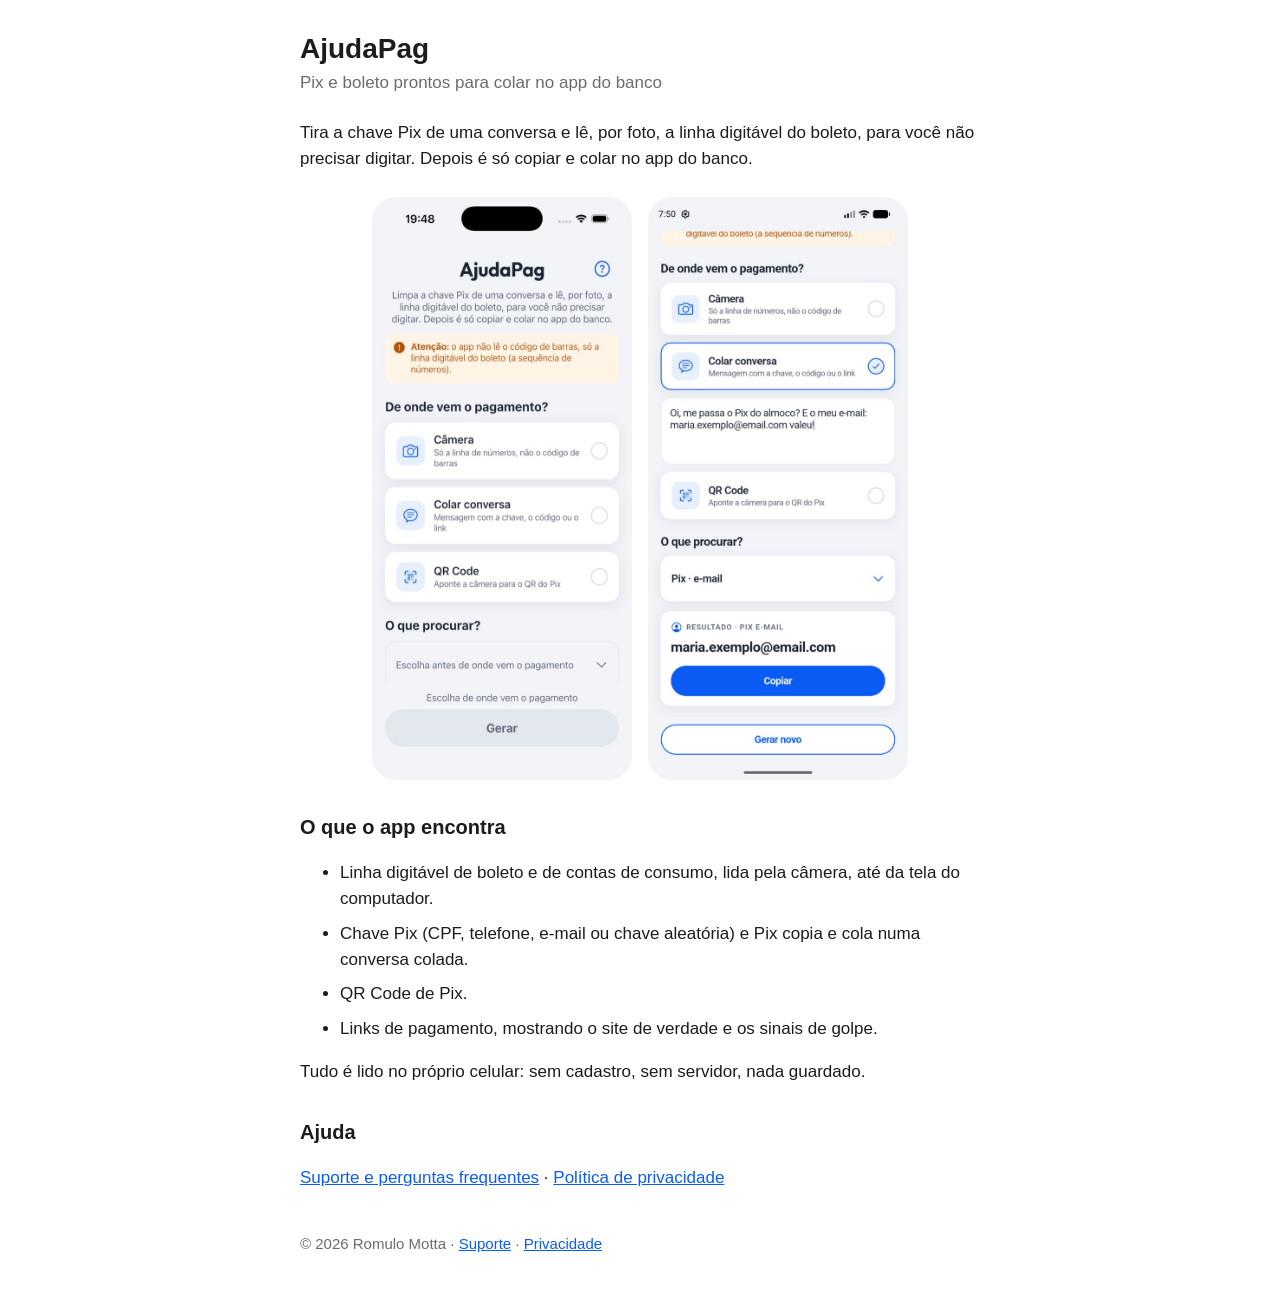
<file: index.html>
<!doctype html>
<html lang="pt-BR">
<head>
  <meta charset="utf-8">
  <meta name="viewport" content="width=device-width, initial-scale=1">
  <title>AjudaPag</title>
  <meta name="description" content="Tira a chave Pix, o Pix copia e cola ou a linha digitável do boleto de uma foto ou conversa, pronta para colar no app do banco.">
  <link rel="stylesheet" href="estilo.css">
</head>
<body>
<main>
  <h1>AjudaPag</h1>
  <p class="data">Pix e boleto prontos para colar no app do banco</p>

  <p>Tira a chave Pix de uma conversa e lê, por foto, a linha digitável do boleto, para você não precisar digitar. Depois é só copiar e colar no app do banco.</p>

  <div class="telas">
    <img src="img/inicio.jpg" width="600" height="1304" alt="Tela inicial do AjudaPag: escolha entre Câmera, Colar conversa e QR Code">
    <img src="img/resultado.jpg" width="600" height="1346" alt="Resultado de uma conversa colada: a chave Pix de e-mail pronta para copiar">
  </div>

  <h2>O que o app encontra</h2>
  <ul>
    <li>Linha digitável de boleto e de contas de consumo, lida pela câmera, até da tela do computador.</li>
    <li>Chave Pix (CPF, telefone, e-mail ou chave aleatória) e Pix copia e cola numa conversa colada.</li>
    <li>QR Code de Pix.</li>
    <li>Links de pagamento, mostrando o site de verdade e os sinais de golpe.</li>
  </ul>

  <p>Tudo é lido no próprio celular: sem cadastro, sem servidor, nada guardado.</p>

  <h2>Ajuda</h2>
  <p><a href="suporte.html">Suporte e perguntas frequentes</a> · <a href="privacidade.html">Política de privacidade</a></p>

  <footer>© 2026 Romulo Motta · <a href="suporte.html">Suporte</a> · <a href="privacidade.html">Privacidade</a></footer>
</main>
</body>
</html>
</file>
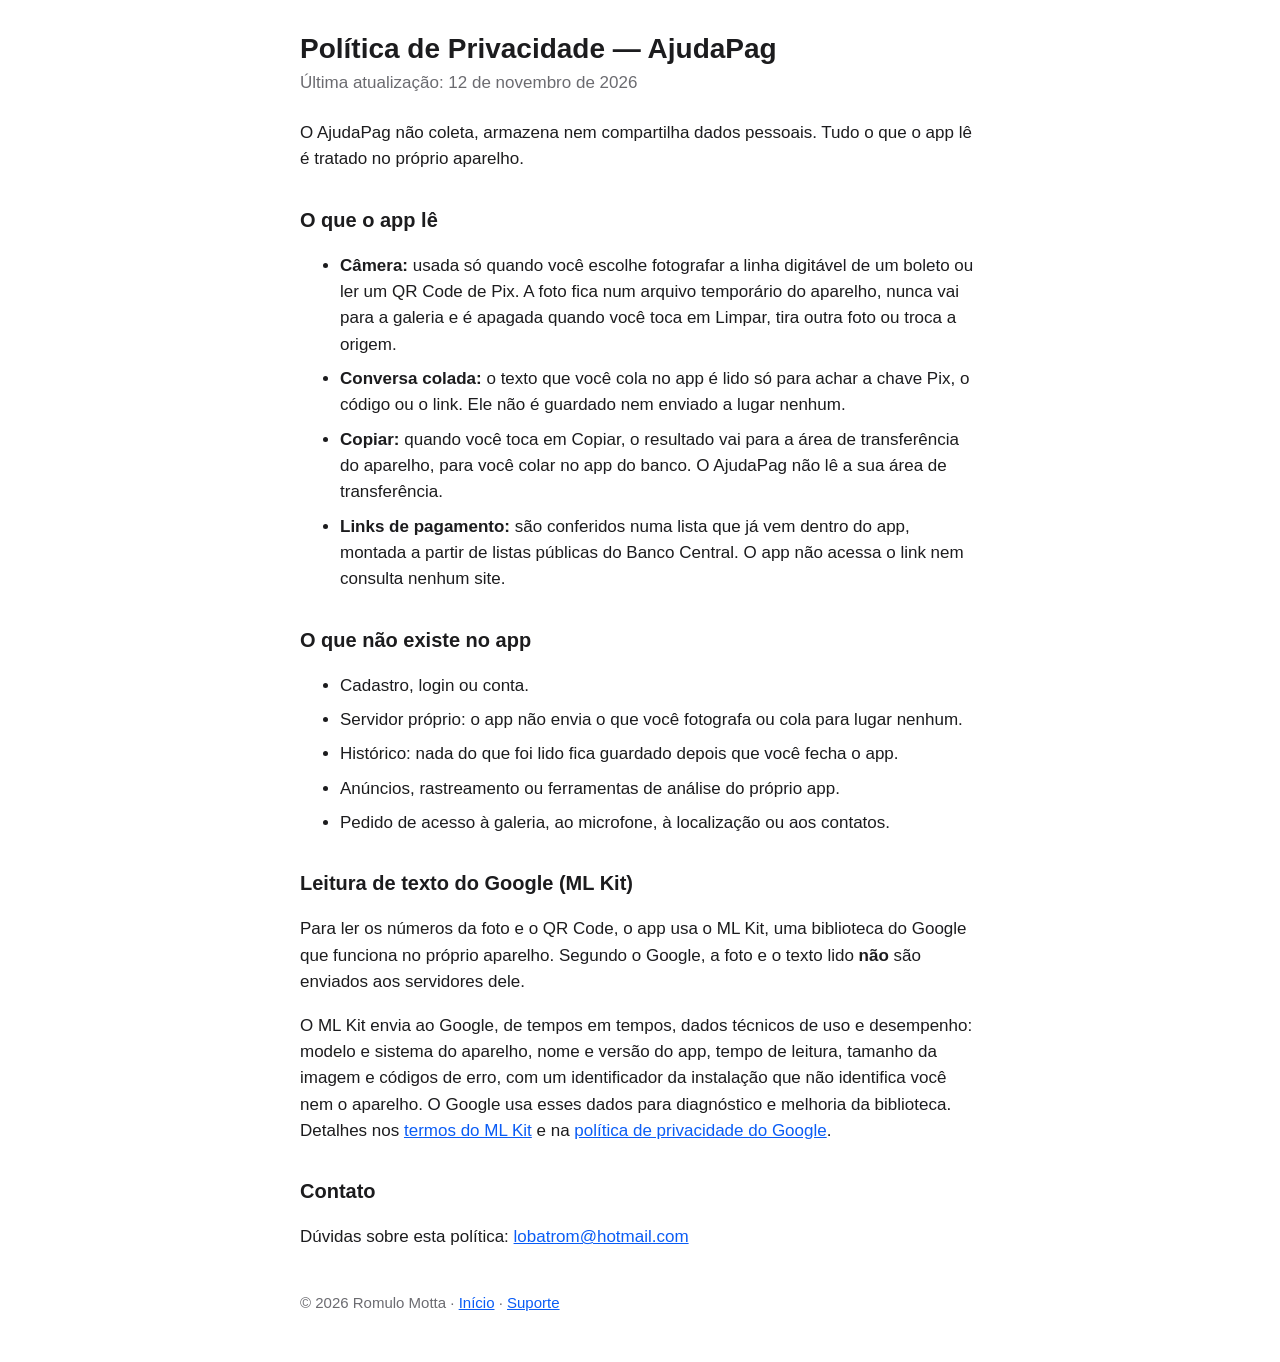
<file: privacidade.html>
<!doctype html>
<html lang="pt-BR">
<head>
  <meta charset="utf-8">
  <meta name="viewport" content="width=device-width, initial-scale=1">
  <title>Política de Privacidade — AjudaPag</title>
  <link rel="stylesheet" href="estilo.css">
</head>
<body>
<main>
  <h1>Política de Privacidade — AjudaPag</h1>
  <p class="data">Última atualização: 12 de novembro de 2026</p>

  <p>O AjudaPag não coleta, armazena nem compartilha dados pessoais. Tudo o que o app lê é tratado no próprio aparelho.</p>

  <h2>O que o app lê</h2>
  <ul>
    <li><strong>Câmera:</strong> usada só quando você escolhe fotografar a linha digitável de um boleto ou ler um QR Code de Pix. A foto fica num arquivo temporário do aparelho, nunca vai para a galeria e é apagada quando você toca em Limpar, tira outra foto ou troca a origem.</li>
    <li><strong>Conversa colada:</strong> o texto que você cola no app é lido só para achar a chave Pix, o código ou o link. Ele não é guardado nem enviado a lugar nenhum.</li>
    <li><strong>Copiar:</strong> quando você toca em Copiar, o resultado vai para a área de transferência do aparelho, para você colar no app do banco. O AjudaPag não lê a sua área de transferência.</li>
    <li><strong>Links de pagamento:</strong> são conferidos numa lista que já vem dentro do app, montada a partir de listas públicas do Banco Central. O app não acessa o link nem consulta nenhum site.</li>
  </ul>

  <h2>O que não existe no app</h2>
  <ul>
    <li>Cadastro, login ou conta.</li>
    <li>Servidor próprio: o app não envia o que você fotografa ou cola para lugar nenhum.</li>
    <li>Histórico: nada do que foi lido fica guardado depois que você fecha o app.</li>
    <li>Anúncios, rastreamento ou ferramentas de análise do próprio app.</li>
    <li>Pedido de acesso à galeria, ao microfone, à localização ou aos contatos.</li>
  </ul>

  <h2>Leitura de texto do Google (ML Kit)</h2>
  <p>Para ler os números da foto e o QR Code, o app usa o ML Kit, uma biblioteca do Google que funciona no próprio aparelho. Segundo o Google, a foto e o texto lido <strong>não</strong> são enviados aos servidores dele.</p>
  <p>O ML Kit envia ao Google, de tempos em tempos, dados técnicos de uso e desempenho: modelo e sistema do aparelho, nome e versão do app, tempo de leitura, tamanho da imagem e códigos de erro, com um identificador da instalação que não identifica você nem o aparelho. O Google usa esses dados para diagnóstico e melhoria da biblioteca. Detalhes nos <a href="https://developers.google.com/ml-kit/terms">termos do ML Kit</a> e na <a href="https://policies.google.com/privacy">política de privacidade do Google</a>.</p>

  <h2>Contato</h2>
  <p>Dúvidas sobre esta política: <a href="mailto:lobatrom@hotmail.com">lobatrom@hotmail.com</a></p>

  <footer>© 2026 Romulo Motta · <a href="index.html">Início</a> · <a href="suporte.html">Suporte</a></footer>
</main>
</body>
</html>
</file>
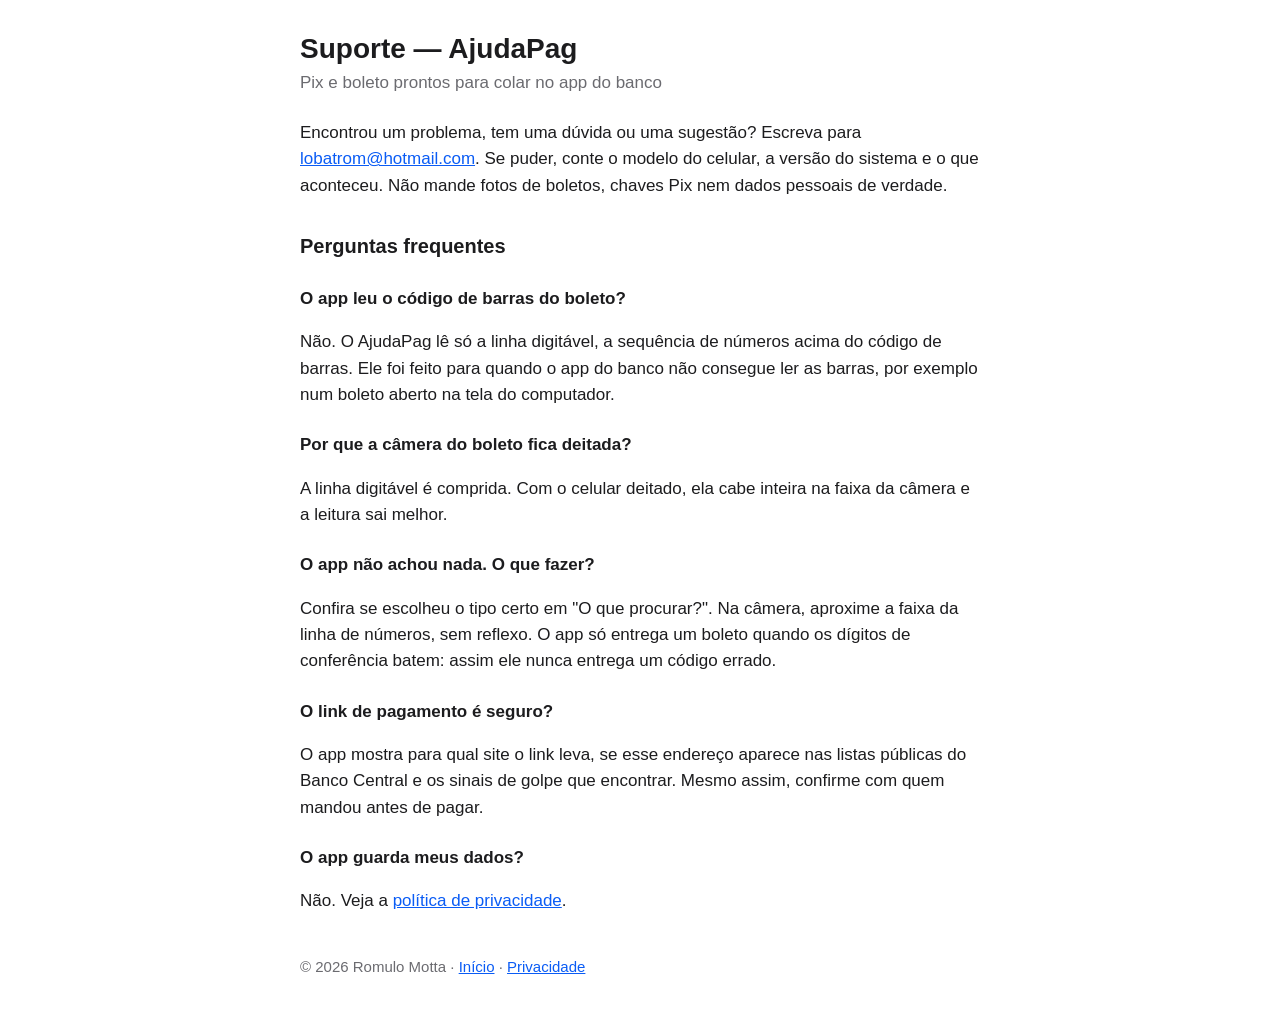
<file: suporte.html>
<!doctype html>
<html lang="pt-BR">
<head>
  <meta charset="utf-8">
  <meta name="viewport" content="width=device-width, initial-scale=1">
  <title>Suporte — AjudaPag</title>
  <link rel="stylesheet" href="estilo.css">
</head>
<body>
<main>
  <h1>Suporte — AjudaPag</h1>
  <p class="data">Pix e boleto prontos para colar no app do banco</p>

  <p>Encontrou um problema, tem uma dúvida ou uma sugestão? Escreva para
  <a href="mailto:lobatrom@hotmail.com?subject=AjudaPag">lobatrom@hotmail.com</a>.
  Se puder, conte o modelo do celular, a versão do sistema e o que aconteceu.
  Não mande fotos de boletos, chaves Pix nem dados pessoais de verdade.</p>

  <h2>Perguntas frequentes</h2>

  <h3>O app leu o código de barras do boleto?</h3>
  <p>Não. O AjudaPag lê só a linha digitável, a sequência de números acima do código de barras. Ele foi feito para quando o app do banco não consegue ler as barras, por exemplo num boleto aberto na tela do computador.</p>

  <h3>Por que a câmera do boleto fica deitada?</h3>
  <p>A linha digitável é comprida. Com o celular deitado, ela cabe inteira na faixa da câmera e a leitura sai melhor.</p>

  <h3>O app não achou nada. O que fazer?</h3>
  <p>Confira se escolheu o tipo certo em "O que procurar?". Na câmera, aproxime a faixa da linha de números, sem reflexo. O app só entrega um boleto quando os dígitos de conferência batem: assim ele nunca entrega um código errado.</p>

  <h3>O link de pagamento é seguro?</h3>
  <p>O app mostra para qual site o link leva, se esse endereço aparece nas listas públicas do Banco Central e os sinais de golpe que encontrar. Mesmo assim, confirme com quem mandou antes de pagar.</p>

  <h3>O app guarda meus dados?</h3>
  <p>Não. Veja a <a href="privacidade.html">política de privacidade</a>.</p>

  <footer>© 2026 Romulo Motta · <a href="index.html">Início</a> · <a href="privacidade.html">Privacidade</a></footer>
</main>
</body>
</html>
</file>
<file: estilo.css>
:root { --fundo: #ffffff; --texto: #1c1c1e; --secundario: #6b6b70; --azul: #0a5cf5; }
@media (prefers-color-scheme: dark) {
  :root { --fundo: #121212; --texto: #f2f2f7; --secundario: #a1a1a6; --azul: #5b93ff; }
}
* { box-sizing: border-box; }
body {
  margin: 0; padding: 32px 16px 48px; background: var(--fundo); color: var(--texto);
  font: 17px/1.55 -apple-system, BlinkMacSystemFont, "Segoe UI", Roboto, sans-serif;
}
main { max-width: 680px; margin: 0 auto; }
h1 { font-size: 28px; line-height: 1.2; margin: 0 0 4px; }
h2 { font-size: 20px; margin: 32px 0 8px; }
h3 { font-size: 17px; margin: 24px 0 4px; }
.data { color: var(--secundario); margin: 0 0 24px; }
a { color: var(--azul); }
li { margin-bottom: 8px; }
footer { margin-top: 40px; color: var(--secundario); font-size: 15px; }
.telas { display: flex; gap: 16px; justify-content: center; margin: 24px 0 8px; }
.telas img { width: calc(50% - 8px); max-width: 260px; height: auto; border-radius: 24px; }
</file>
